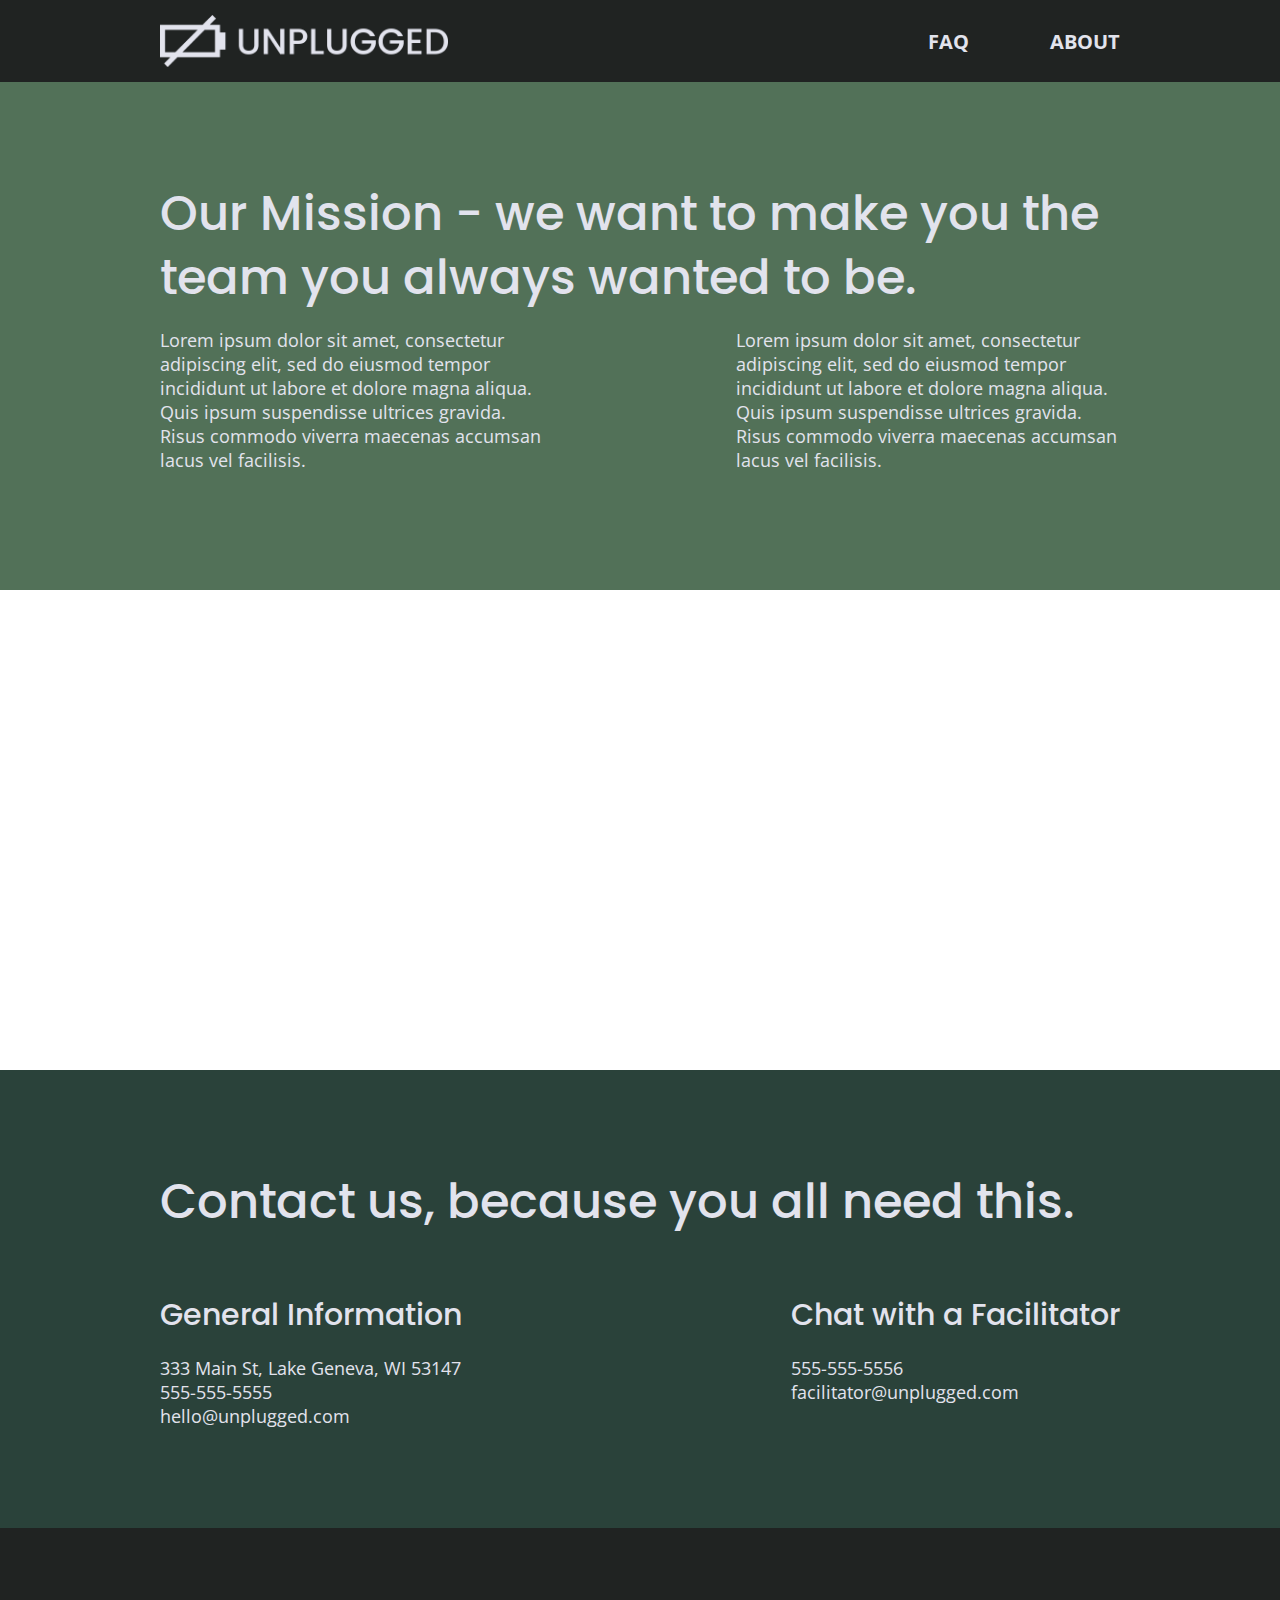
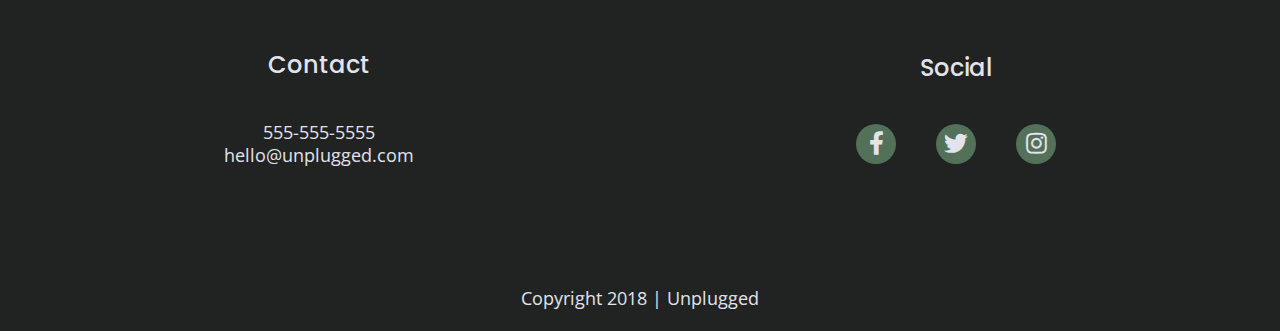
<file: about/index.html>
<!doctype html>
<html class="no-js" lang="">

<head>
  <meta charset="utf-8">
  <meta http-equiv="x-ua-compatible" content="ie=edge">
  <title></title>
  <meta name="description" content="">
  <meta name="viewport" content="width=device-width, initial-scale=1, shrink-to-fit=no">

  <link rel="manifest" href="../site.webmanifest">
  <link rel="apple-touch-icon" href="../icon.png">
  <!-- Place favicon.ico in the root directory -->
  <!-- Google Fonts -->
  <link href="https://fonts.googleapis.com/css?family=Open+Sans:400,700|Poppins:500,700" rel="stylesheet">
  <!-- FontAwesome CDN version 5.5 -->
  <link rel="stylesheet" href="https://use.fontawesome.com/releases/v5.5.0/css/all.css">
  <link rel="stylesheet" href="../css/normalize.css">
  <link rel="stylesheet" href="../css/unplugged-main.css">
</head>

<body>
  <!--[if lte IE 9]>
    <p class="browserupgrade">You are using an <strong>outdated</strong> browser. Please <a href="https://browsehappy.com/">upgrade your browser</a> to improve your experience and security.</p>
  <![endif]-->

  <!-- Add your site or application content here -->
  <header>
    <div class="content-wrapper">
      <figure>
        <a href="../index.html">
          <img src="../unplugged/img/unpluggedlogo.png" alt="unplugged logo">
        </a>
      </figure>
      <div class="header-divider"></div>
      <nav>
        <ul>
          <li><a href="../faq/index.html" target="_blank">FAQ</a></li>
          <li><a href="index.html">About</a></li>
        </ul>
      </nav>
    </div>
  </header>

  <main>

    <section class="mission">
      <div class="content-wrapper">
        <h2>Our Mission - we want to make you the team you always wanted to be.</h2>
        <div class="mission-content">
          <p>
            Lorem ipsum dolor sit amet, consectetur adipiscing elit, sed do eiusmod tempor incididunt ut labore et
            dolore magna aliqua. Quis ipsum suspendisse ultrices gravida. Risus commodo viverra maecenas accumsan lacus
            vel facilisis.
          </p>
          <p>
            Lorem ipsum dolor sit amet, consectetur adipiscing elit, sed do eiusmod tempor incididunt ut labore et
            dolore magna aliqua. Quis ipsum suspendisse ultrices gravida. Risus commodo viverra maecenas accumsan lacus
            vel facilisis.
          </p>
        </div>
      </div> <!-- mission content wrapper ends -->
    </section> <!-- contact-info -->

    <section class="map">
      <figure>
          <iframe src="https://www.google.com/maps/embed?pb=!1m18!1m12!1m3!1d2937.264848877189!2d-88.42986248453636!3d42.59212397917199!2m3!1f0!2f0!3f0!3m2!1i1024!2i768!4f13.1!3m3!1m2!1s0x88058bbbacb5568f%3A0xac5d9a1fbeb32534!2s333+W+Main+St%2C+Lake+Geneva%2C+WI+53147!5e0!3m2!1sen!2sus!4v1541558469187" width="600" height="450" frameborder="0" style="border:0" allowfullscreen></iframe>
      </figure>
  </section>

    <section class="contact-section">
      <div class="content-wrapper">
        <h2>Contact us, because you all need this.</h2>
        <address class="contact-content">
          <div>
            <h4>General Information</h4>
            <p>
              333 Main St, Lake Geneva, WI 53147<br>
              555-555-5555<br>
              hello@unplugged.com
            </p>
          </div>
          <div>
            <h4>Chat with a Facilitator</h4>
            <p>
              555-555-5556<br>
              facilitator@unplugged.com
            </p>
          </div>
        </address> <!-- contact-content div ends -->
      </div> <!-- contact content wrapper ends -->
    </section>
  </main> <!-- main wrapper -->

  <footer>
    <div class="content-wrapper">
      <div class="footer-content">
        <address class="contact">
          <h4>Contact</h4>
          <p>
            555-555-5555<br>
            hello@unplugged.com
          </p>
        </address>
        <div class="social">
          <h4>Social</h4>
          <div class="social-icons">
            <p>
              <a href="https://www.facebook.com/Skillcrush/" target="_blank"><i class="fab fa-facebook-f"></i></a>
            </p>
            <p>
              <a href="https://twitter.com/Skillcrush" target="_blank"><i class="fab fa-twitter"></i></a>
            </p>
            <p>
              <a href="https://www.instagram.com/skillcrush/" target="_blank"><i class="fab fa-instagram"></i></a>
            </p>
          </div>
        </div>
      </div> <!-- footer content ends -->
    </div>
    <!--footer content-wrapper ends-->
    <div class="copyright">
      <p>Copyright 2018 | Unplugged</p>
    </div>
  </footer>

  <script src="../js/vendor/modernizr-3.8.0.min.js"></script>
  <script src="https://code.jquery.com/jquery-3.3.1.min.js" integrity="sha256-FgpCb/KJQlLNfOu91ta32o/NMZxltwRo8QtmkMRdAu8="
    crossorigin="anonymous"></script>
  <script>
    window.jQuery || document.write('<script src="../js/vendor/jquery-3.3.1.min.js"><\/script>')

  </script>
  <script src="../js/plugins.js"></script>
  <script src="../js/main.js"></script>

  <!-- Google Analytics: change UA-XXXXX-Y to be your site's ID. -->
  <script>
    window.ga = function () {
      ga.q.push(arguments)
    };
    ga.q = [];
    ga.l = +new Date;
    ga('create', 'UA-XXXXX-Y', 'auto');
    ga('send', 'pageview')

  </script>
  <script src="https://www.google-analytics.com/analytics.js" async defer></script>
</body>

</html>
</file>
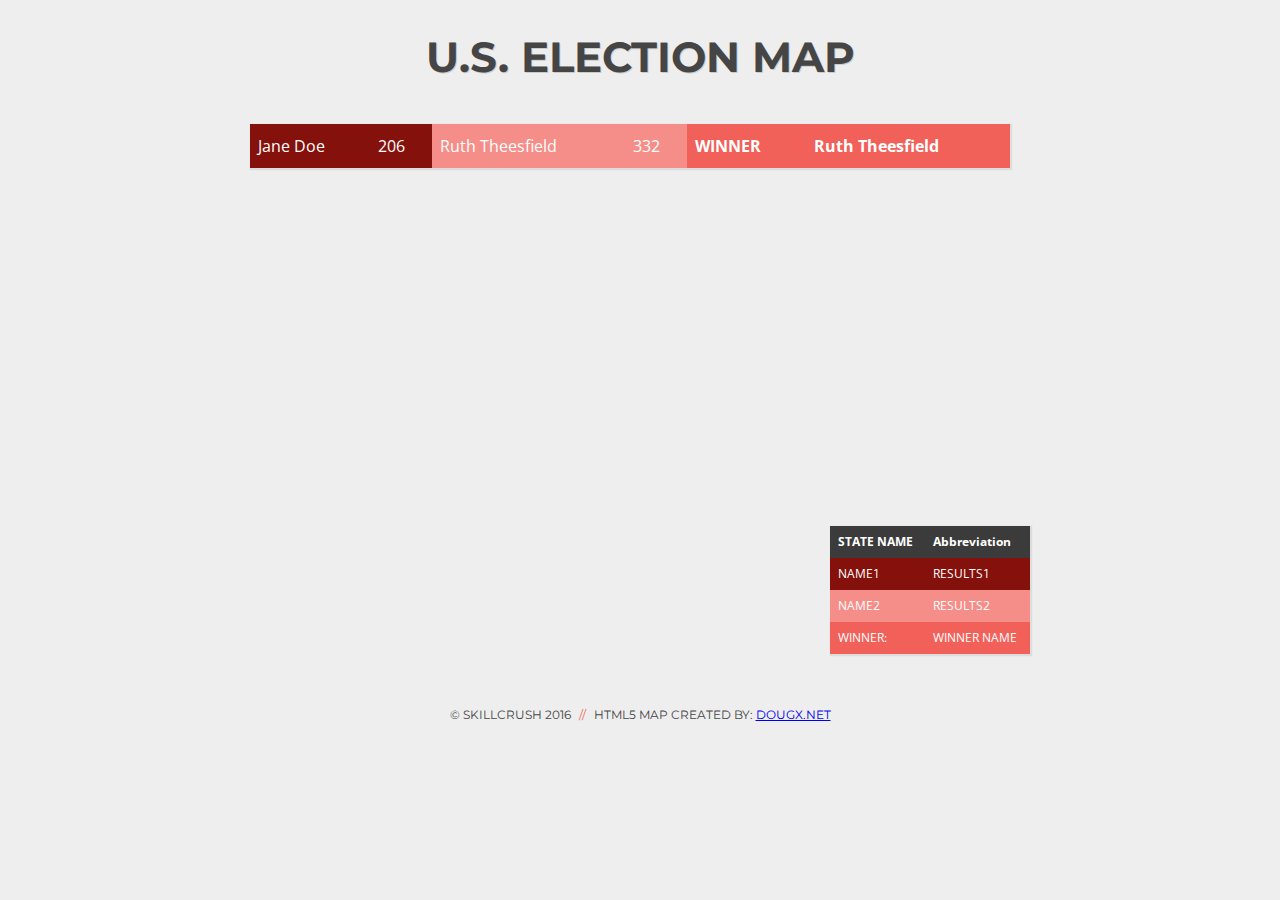
<file: election/index.html>
<html>
<head>
    <title>U.S. ELECTION MAP</title>

    <link href='http://fonts.googleapis.com/css?family=Open+Sans:400italic,400,700|Montserrat:400,700' rel='stylesheet' type='text/css'>
    <link href="https://fonts.googleapis.com/css?family=Bitter" rel="stylesheet">
    <link rel="stylesheet" type="text/css" href="../css/election-style.css">

</head>

<body onload="onLoad();">
<div class="page">
    <header>
        <h1>U.S. ELECTION MAP</h1>
    </header>

    <div class="map-container">

        <canvas id="map_canvas" width="800" height="550" style="position:relative;">
        </canvas>

        <table id='stateResults' style="position:absolute; bottom:10px; right:10px;">
            <theader>
                <tr>
                    <th>STATE NAME</th>
                    <th>Abbreviation</th>
                </tr>
            </theader>
            <tbody>
            <tr>
                <td class="name-1">NAME1</td>
                <td class="name-1">RESULTS1</td>
            </tr>
            <tr>
                <td class="name-2">NAME2</td>
                <td class="name-2">RESULTS2</td>
            </tr>
            <tr>
                <td class="winner">WINNER:</td>
                <td class="winner">WINNER NAME</td>
            </tr>
            </tbody>
        </table>

        <table id='countryResults' style="position:absolute; top:10px; left:10px;">
            <tbody>
            <tr>
                <td class="name-1">NAME1</td>
                <td class="name-1">RESULTS1</td>
                <td class="name-2">NAME2</td>
                <td class="name-2">RESULTS2</td>
                <th>WINNER</th>
                <th>Name</th>
            </tr>
            </tbody>
        </table>

    </div>
    <br clear="all">
    <footer>
        <p>&copy; Skillcrush 2016 <span>//</span> HTML5 Map Created By: <a href="http://dougx.net/map/usmap.html" target="_blank">DougX.net</a></p>
    </footer>

</div>

<!--
JavaScript files are added just before </body> so all HTML loads first.
This can make your page appear to load faster and helps avoid missing HTML errors.
 -->


<!-- map.js -->

<script type="text/javascript" src="https://s3.amazonaws.com/media.skillcrush.com/skillcrush/wp-content/uploads/2017/11/map.js">
</script>
<!-- custom js (uncomment when you've added your custom script.js file) -->

<script type="text/javascript" src="../js/election-script.js"></script>
</body>

</html>
</file>
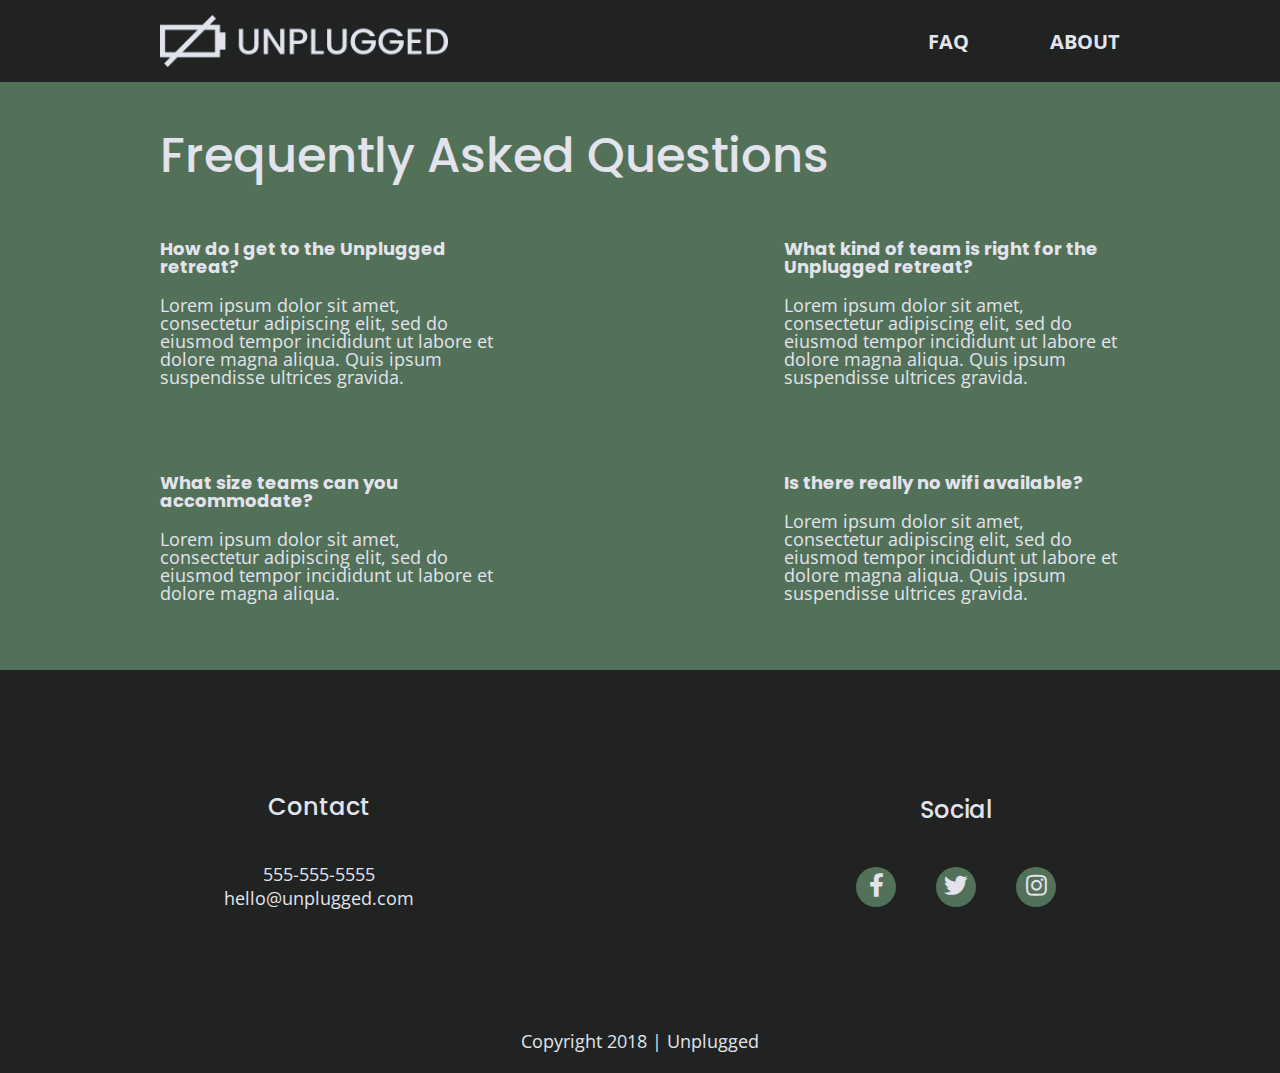
<file: faq/index.html>
<!doctype html>
<html class="no-js" lang="">

<head>
  <meta charset="utf-8">
  <meta http-equiv="x-ua-compatible" content="ie=edge">
  <title></title>
  <meta name="description" content="">
  <meta name="viewport" content="width=device-width, initial-scale=1, shrink-to-fit=no">

  <link rel="manifest" href="../site.webmanifest">
  <link rel="apple-touch-icon" href="../icon.png">
  <!-- Place favicon.ico in the root directory -->
  <!-- Google Fonts -->
  <link href="https://fonts.googleapis.com/css?family=Open+Sans:400,700|Poppins:500,700" rel="stylesheet">
    <!-- FontAwesome CDN version 5.5 -->
    <link rel="stylesheet" href="https://use.fontawesome.com/releases/v5.5.0/css/all.css">
  <link rel="stylesheet" href="../css/normalize.css">
  <link rel="stylesheet" href="../css/unplugged-main.css">
</head>

<body>
  <!--[if lte IE 9]>
    <p class="browserupgrade">You are using an <strong>outdated</strong> browser. Please <a href="https://browsehappy.com/">upgrade your browser</a> to improve your experience and security.</p>
  <![endif]-->

  <!-- Add your site or application content here -->
  <header>
    <div class="content-wrapper">
      <figure>
        <a href="../index.html">
          <img src="../unplugged/img/unpluggedlogo.png" alt="unplugged logo">
        </a>
      </figure>
      <div class="header-divider"></div>
      <nav>
        <ul>
          <li><a href="index.html">FAQ</a></li>
          <li><a href="../about/index.html" target="_blank">About</a></li>
        </ul>
      </nav>
    </div>
  </header>

  <main class="faq">
    <div class="content-wrapper">
      <h2>Frequently Asked Questions</h2>
      <div class="faq-content">
        <h4>How do I get to the Unplugged retreat?</h4>
        <p>Lorem ipsum dolor sit amet, consectetur adipiscing elit, sed do eiusmod tempor incididunt ut labore et
          dolore magna aliqua. Quis ipsum suspendisse ultrices gravida.</p>
      </div>
      <div class="faq-content">
        <h4>What kind of team is right for the Unplugged retreat?</h4>
        <p>Lorem ipsum dolor sit amet, consectetur adipiscing elit, sed do eiusmod tempor incididunt ut labore et
          dolore magna aliqua. Quis ipsum suspendisse ultrices gravida.</p>
      </div>
      <div class="faq-content">
        <h4>What size teams can you accommodate?</h4>
        <p>Lorem ipsum dolor sit amet, consectetur adipiscing elit, sed do eiusmod tempor incididunt ut labore et
          dolore magna aliqua.</p>
      </div>
      <div class="faq-content">
        <h4>Is there really no wifi available?</h4>
        <p>Lorem ipsum dolor sit amet, consectetur adipiscing elit, sed do eiusmod tempor incididunt ut labore et
          dolore magna aliqua. Quis ipsum suspendisse ultrices gravida. </p>
      </div>
    </div> <!-- faq content wrapper ends -->
  </main>

  <footer>
    <div class="content-wrapper">
      <div class="footer-content">
        <address class="contact">
          <h4>Contact</h4>
          <p>
            555-555-5555<br>
            hello@unplugged.com
          </p>
        </address>
        <div class="social">
          <h4>Social</h4>
          <div class="social-icons">
            <p>
              <a href="https://www.facebook.com/Skillcrush/" target="_blank"><i class="fab fa-facebook-f"></i></a>
            </p>
            <p>
              <a href="https://twitter.com/Skillcrush" target="_blank"><i class="fab fa-twitter"></i></a>
            </p>
            <p>
              <a href="https://www.instagram.com/skillcrush/" target="_blank"><i class="fab fa-instagram"></i></a>
            </p>
          </div>
        </div>
      </div> <!-- footer content ends -->
    </div>
    <!--footer content-wrapper ends-->
    <div class="copyright">
      <p>Copyright 2018 | Unplugged</p>
    </div>
  </footer>

  <script src="../js/vendor/modernizr-3.8.0.min.js"></script>
  <script src="https://code.jquery.com/jquery-3.3.1.min.js" integrity="sha256-FgpCb/KJQlLNfOu91ta32o/NMZxltwRo8QtmkMRdAu8="
    crossorigin="anonymous"></script>
  <script>
    window.jQuery || document.write('<script src="../js/vendor/jquery-3.3.1.min.js"><\/script>')

  </script>
  <script src="../js/plugins.js"></script>
  <script src="../js/main.js"></script>

  <!-- Google Analytics: change UA-XXXXX-Y to be your site's ID. -->
  <script>
    window.ga = function () {
      ga.q.push(arguments)
    };
    ga.q = [];
    ga.l = +new Date;
    ga('create', 'UA-XXXXX-Y', 'auto');
    ga('send', 'pageview')

  </script>
  <script src="https://www.google-analytics.com/analytics.js" async defer></script>
</body>

</html>
</file>
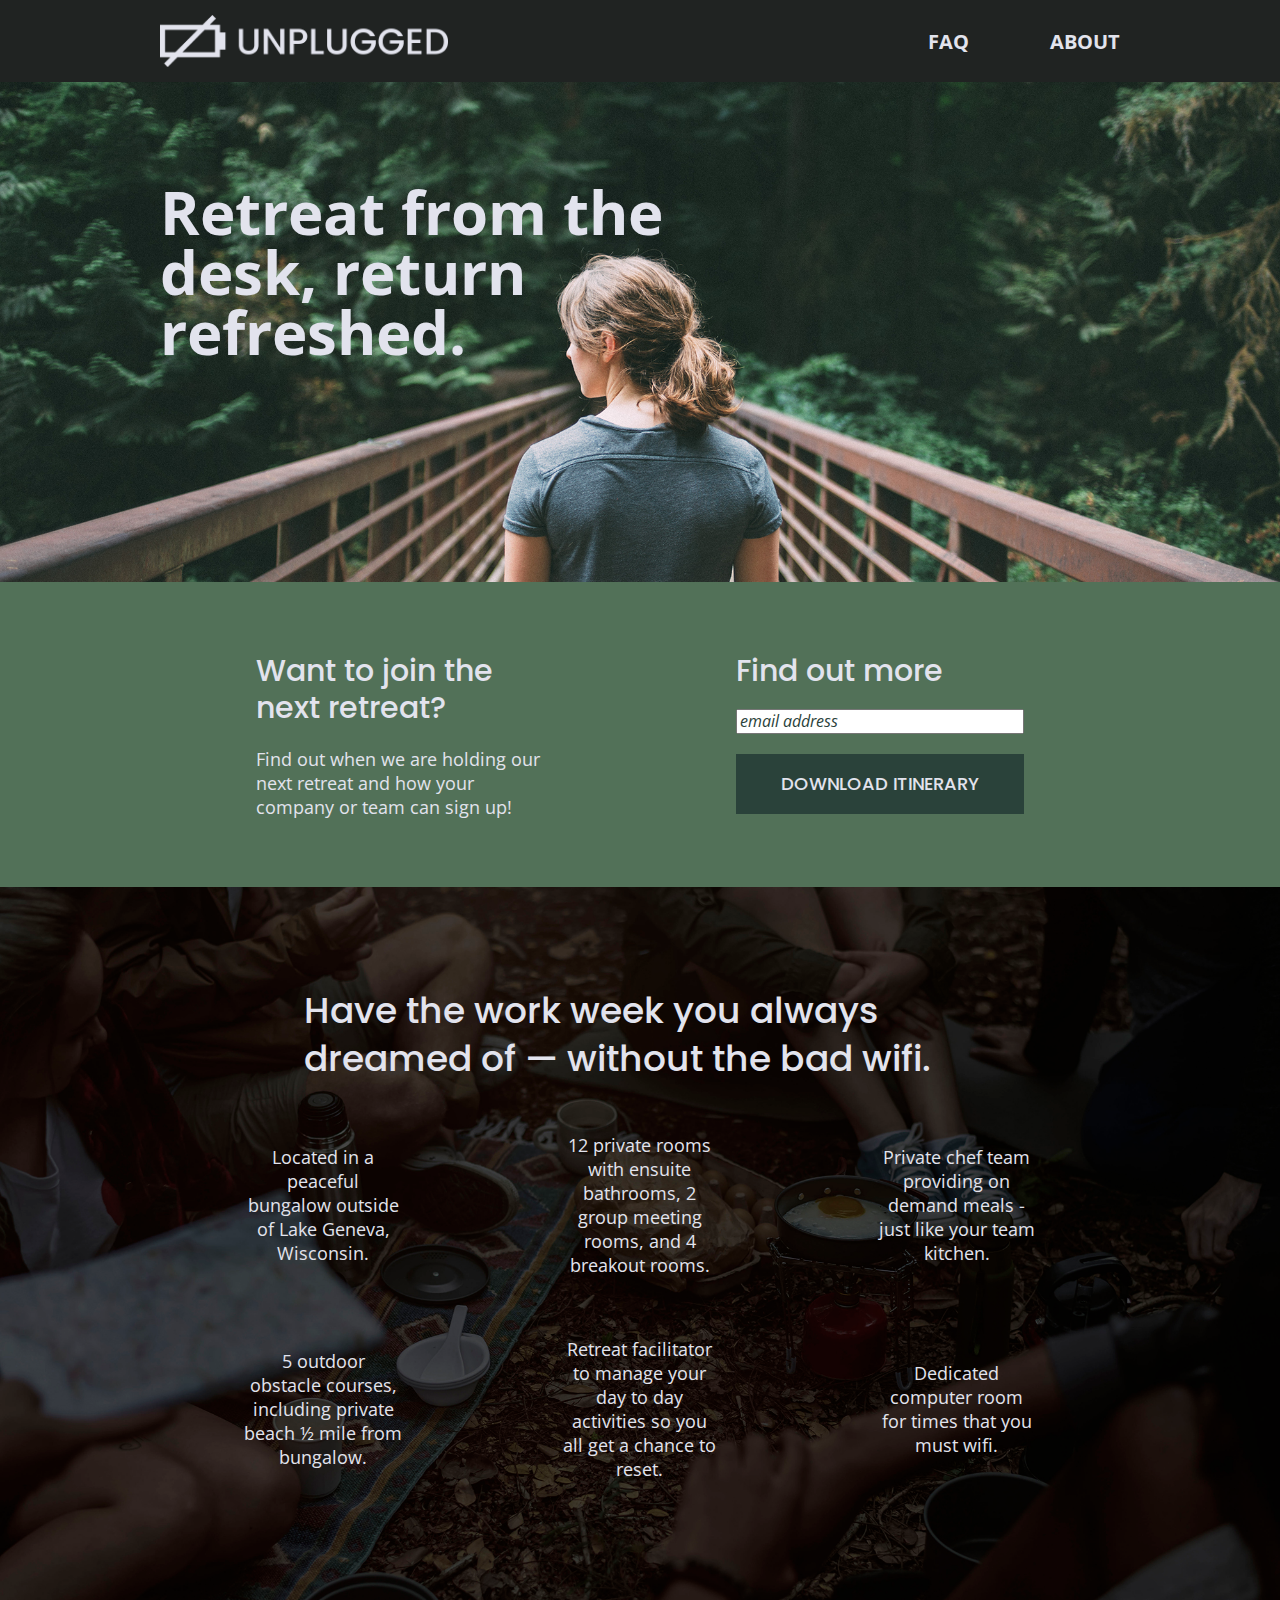
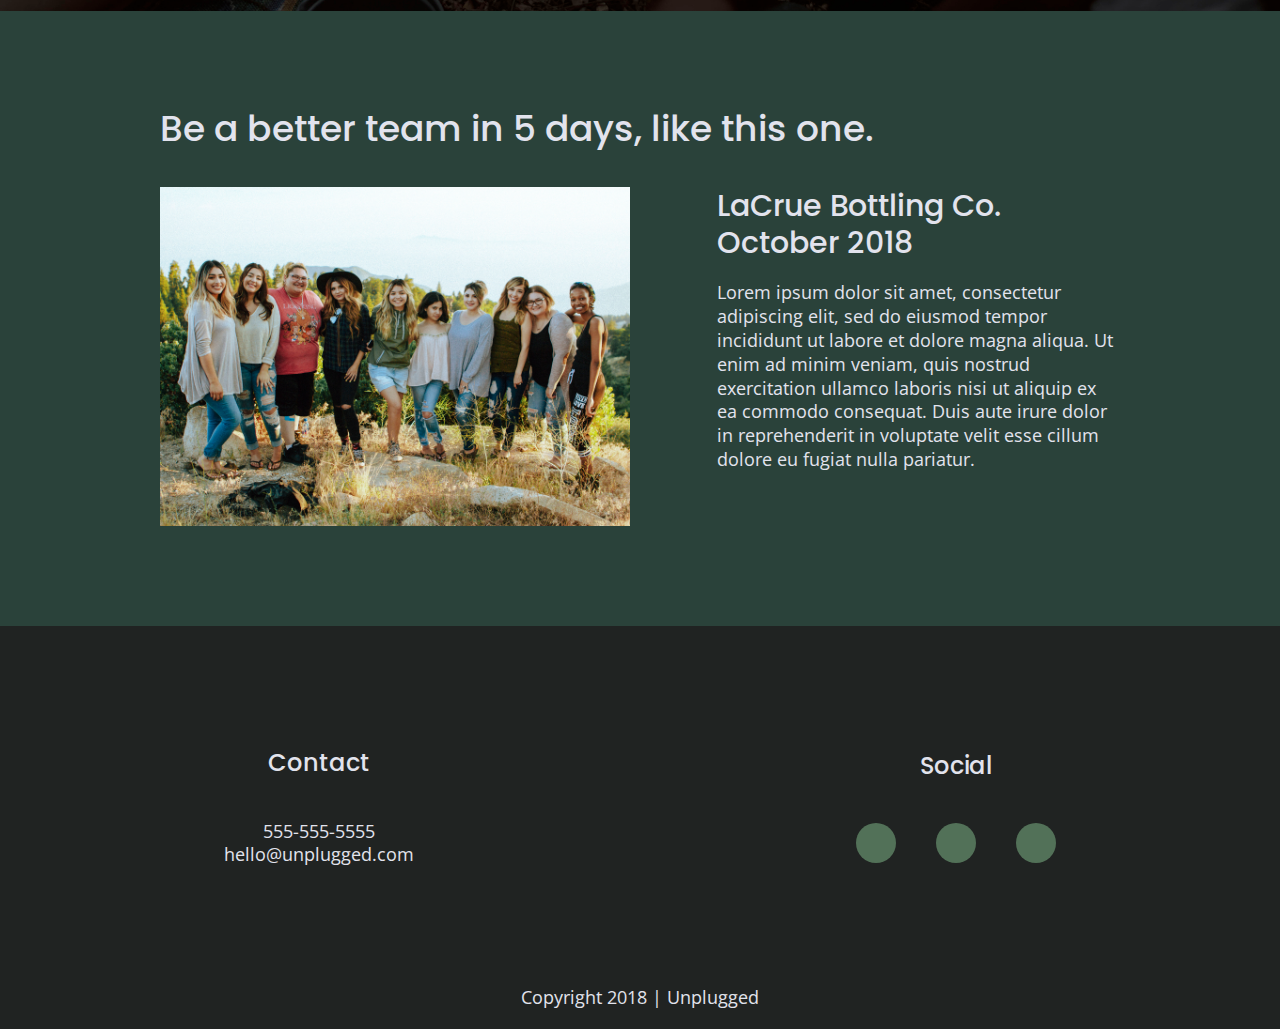
<file: unplugged/index.html>
<!doctype html>
<html class="no-js" lang="">

<head>
  <meta charset="utf-8">
  <meta http-equiv="x-ua-compatible" content="ie=edge">
  <title></title>
  <meta name="description" content="">
  <meta name="viewport" content="width=device-width, initial-scale=1, shrink-to-fit=no">

  <link rel="manifest" href="site.webmanifest">
  <link rel="apple-touch-icon" href="icon.png">
  <!-- Place favicon.ico in the root directory -->
  <!-- Google Fonts -->
  <link href="https://fonts.googleapis.com/css?family=Open+Sans:400,700|Poppins:500,700" rel="stylesheet">
  <!-- FontAwesome CDN version 5.5 -->
  <link rel="stylesheet" href="https://use.fontawesome.com/releases/v5.5.0/css/all.css" integrity="sha384-B4dIYHKNBt8Bc12p+WXckhzcICo0wtJAoU8YZTY5qE0Id1GSseTk6S+L3BlXeVIU" crossorigin="anonymous">
  <link rel="stylesheet" href="../css/normalize.css">
  <link rel="stylesheet" href="../css/unplugged-main.css">
</head>

<body>
  <!--[if lte IE 9]>
    <p class="browserupgrade">You are using an <strong>outdated</strong> browser. Please <a href="https://browsehappy.com/">upgrade your browser</a> to improve your experience and security.</p>
  <![endif]-->

  <!-- Add your site or application content here -->
  <header>
    <div class="content-wrapper">
      <figure>
        <a href="#">
          <img src="img/unpluggedlogo.png" alt="unplugged logo">
        </a>
      </figure>
      <div class="header-divider"></div>
      <nav>
        <ul>
          <li><a href="../faq/index.html" target="_blank">FAQ</a></li>
          <li><a href="../about/index.html" target="_blank">About</a></li>
        </ul>
      </nav>
    </div>
  </header>

  <main>

    <section class="hero-area">
      <div class="content-wrapper">
        <h1>Retreat from the desk, return refreshed.</h1>
      </div>
    </section>

    <aside>
      <div class="content-wrapper">
        <div class="form-description">
          <h3>Want to join the next retreat?</h3>
          <p>
            Find out when we are holding our next retreat and how your company or team can sign up!
          </p>
        </div>
        <div class="form">
          <h3>Find out more</h3>
          <input type="text" name="name" value="email address">
          <input type="button" value="Download Itinerary">
        </div>
      </div> <!-- aside content wrapper ends -->
    </aside>

    <section class="features">
      <div class="content-wrapper">
        <h2>Have the work week you always dreamed of — without the bad wifi.</h2>
        <div class="features-items">
          <article>
            <p class="fontawesome-icon">
              <i class="fas fa-campground"></i>
            </p>
            <p class="features-item-description">
              Located in a peaceful bungalow outside of Lake Geneva, Wisconsin.
            </p>
          </article>
          <article>
            <p class="fontawesome-icon">
              <i class="fas fa-bed"></i>
            </p>
            <p class="features-item-description">
              12 private rooms with ensuite bathrooms, 2 group meeting rooms, and 4 breakout rooms.
            </p>
          </article>
          <article>
            <p class="fontawesome-icon">
              <i class="fas fa-utensils"></i>
            </p>
            <p class="features-item-description">
              Private chef team providing on demand meals - just like your team kitchen.
            </p>
          </article>
          <article>
            <p class="fontawesome-icon">
              <i class="fas fa-shoe-prints"></i>
            </p>
            <p class="features-item-description">
              5 outdoor obstacle courses, including private beach ½ mile from bungalow.
            </p>
          </article>
          <article>
            <p class="fontawesome-icon">
              <i class="fas fa-smile"></i>
            </p>
            <p class="features-item-description">
              Retreat facilitator to manage your day to day activities so you all get a chance to reset.
            </p>
          </article>
          <article>
            <p class="fontawesome-icon">
              <i class="fas fa-wifi"></i>
            </p>
            <p class="features-item-description">
              Dedicated computer room for times that you must wifi.
            </p>
          </article>
        </div>
      </div>
    </section>

    <section class="reviews">
      <div class="content-wrapper">
        <h2>Be a better team in 5 days, like this one.</h2>
        <article>
          <figure>
              <img src="img/unplugged-retreat-lacrue.jpg">
          </figure>
          <div>
            <h3>LaCrue Bottling Co. October 2018</h3>
            <p>
              Lorem ipsum dolor sit amet, consectetur adipiscing elit, sed do eiusmod tempor incididunt ut labore et
              dolore magna aliqua. Ut enim ad minim veniam, quis nostrud exercitation ullamco laboris nisi ut aliquip
              ex ea commodo consequat. Duis aute irure dolor in reprehenderit in voluptate velit esse cillum dolore eu
              fugiat nulla pariatur.
            </p>
          </div>
        </article>
      </div>
    </section>

  </main> <!-- main wrapper -->

  <footer>
    <div class="content-wrapper">
      <div class="footer-content">
        <address class="contact">
          <h4>Contact</h4>
          <p>
            555-555-5555<br>
            hello@unplugged.com
          </p>
        </address>
        <div class="social">
          <h4>Social</h4>
          <div class="social-icons">
            <p>
              <a href="https://www.facebook.com/Skillcrush/" target="_blank"><i class="fab fa-facebook-f"></i></a>
            </p>
            <p>
              <a href="https://twitter.com/Skillcrush" target="_blank"><i class="fab fa-twitter"></i></a>
            </p>
            <p>
              <a href="https://www.instagram.com/skillcrush/" target="_blank"><i class="fab fa-instagram"></i></a>
            </p>
          </div>
        </div>
      </div> <!-- footer content ends -->
    </div>
    <!--footer content-wrapper ends-->
    <div class="copyright">
      <p>Copyright 2018 | Unplugged</p>
    </div>
  </footer>

  <script src="../js/vendor/modernizr-3.8.0.min.js"></script>
  <script src="https://code.jquery.com/jquery-3.3.1.min.js" integrity="sha256-FgpCb/KJQlLNfOu91ta32o/NMZxltwRo8QtmkMRdAu8="
    crossorigin="anonymous"></script>
  <script>
    window.jQuery || document.write('<script src="js/vendor/jquery-3.3.1.min.js"><\/script>')

  </script>
  <script src="../js/plugins.js"></script>
  <script src="../js/main.js"></script>

  <!-- Google Analytics: change UA-XXXXX-Y to be your site's ID. -->
  <script>
    window.ga = function () {
      ga.q.push(arguments)
    };
    ga.q = [];
    ga.l = +new Date;
    ga('create', 'UA-XXXXX-Y', 'auto');
    ga('send', 'pageview')

  </script>
  <script src="https://www.google-analytics.com/analytics.js" async defer></script>
</body>

</html>
</file>
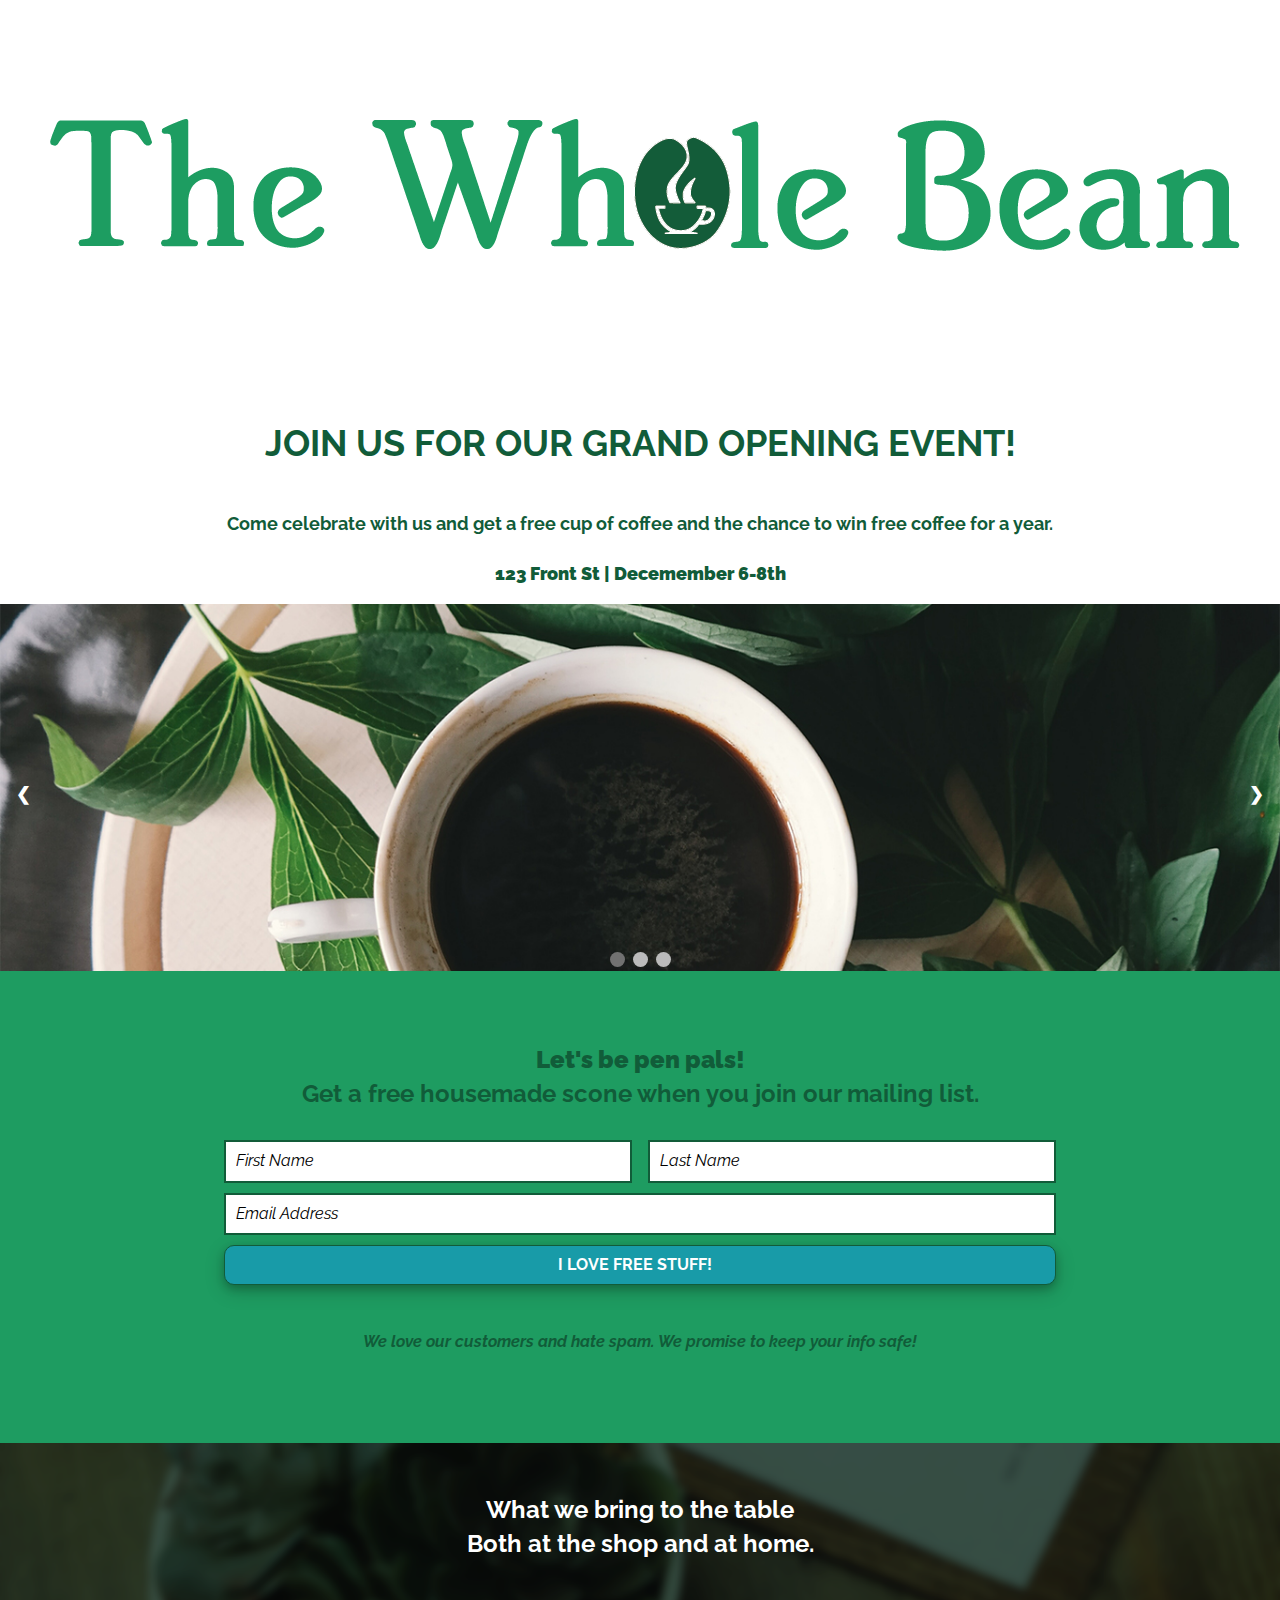
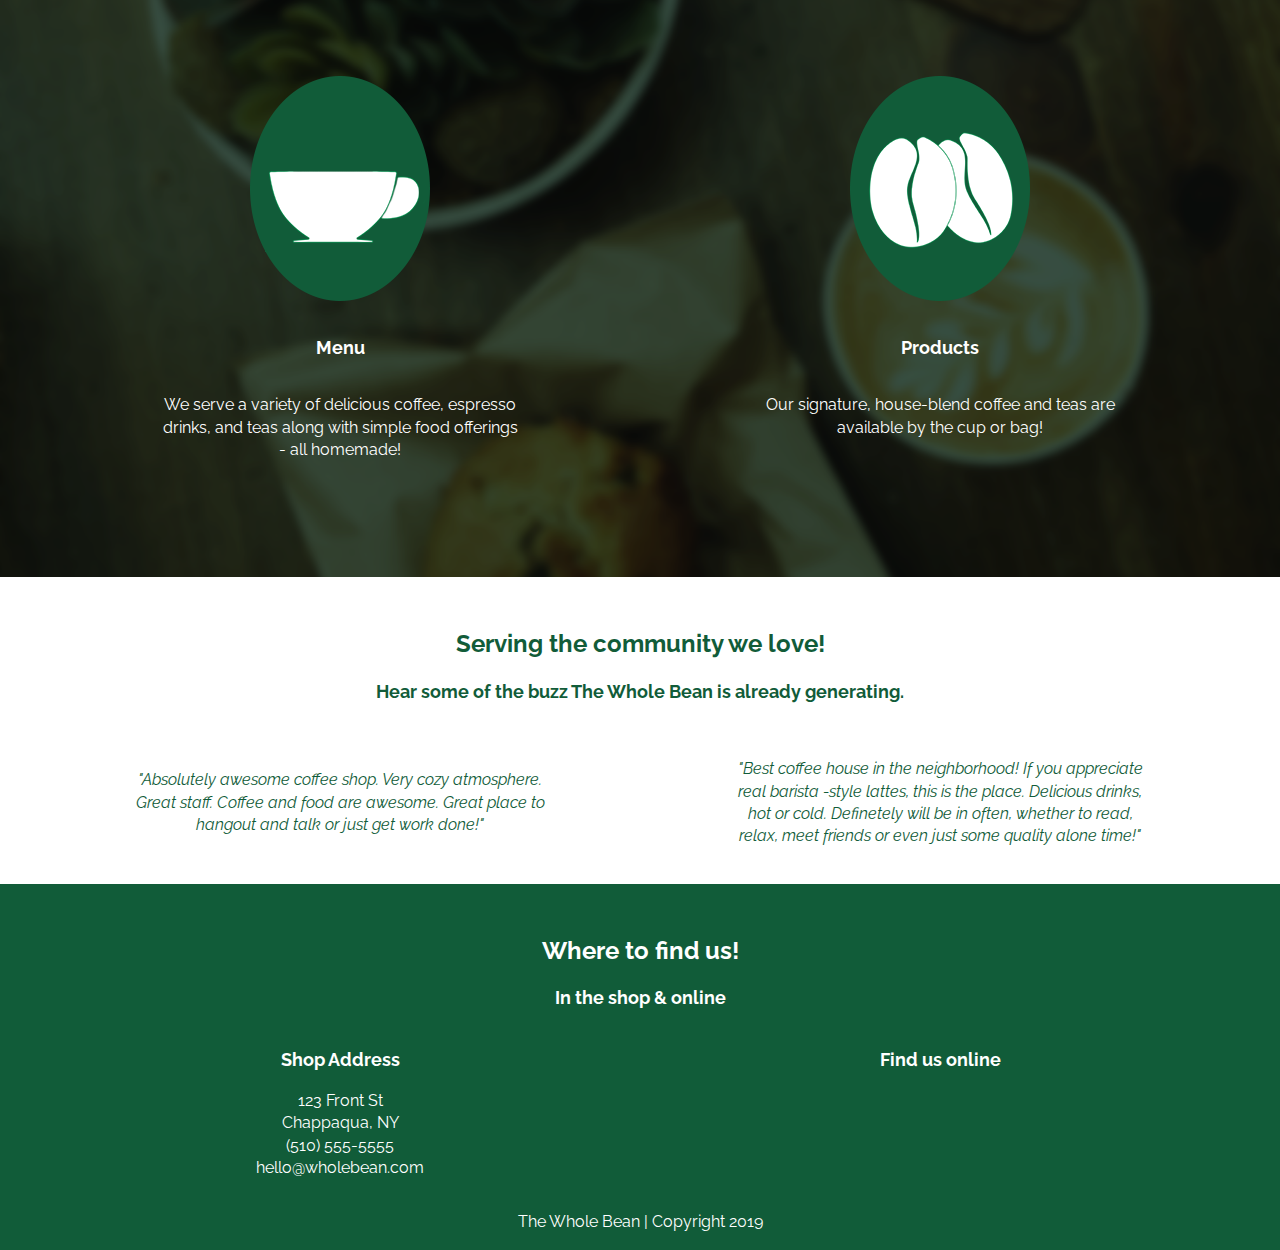
<file: whole-bean/index.html>
<!doctype html>
<html class="no-js" lang="">

<head>
  <meta charset="utf-8">
  <title>The Whole Bean</title>
  <meta name="description" content="">
  <meta name="viewport" content="width=device-width, initial-scale=1">

  <link rel="manifest" href="site.webmanifest">
  <link rel="apple-touch-icon" href="icon.png">
  <!-- Place favicon.ico in the root directory -->

  <link rel="stylesheet" href="../css/normalize.css">
  <link rel="stylesheet" href="../css/bean-main.css">

  <!-- FontAwesome CDN version 5.5 -->
  <link rel="stylesheet" href="https://use.fontawesome.com/releases/v5.5.0/css/all.css" integrity="sha384-B4dIYHKNBt8Bc12p+WXckhzcICo0wtJAoU8YZTY5qE0Id1GSseTk6S+L3BlXeVIU" crossorigin="anonymous">

  <!-- Google Fonts -->
  <link href="https://fonts.googleapis.com/css?family=Raleway&display=swap" rel="stylesheet">

  <meta name="theme-color" content="#fafafa">
</head>

<body>
  <!--[if IE]>
    <p class="browserupgrade">You are using an <strong>outdated</strong> browser. Please <a href="https://browsehappy.com/">upgrade your browser</a> to improve your experience and security.</p>
  <![endif]-->

  <!-- Add your site or application content here -->
  <!-- Header -->
  <header>
    <div class="content-wrapper">
      <!-- logo -->
      <figure id="whole-bean-logo">
        <img src="img/whole-bean-heading.png" alt="The Whole Bean logo">
      </figure>

      <h1>Join us for our grand opening event!</h1>
      <h3>
        Come celebrate with us and get a free cup of coffee
        and the chance to win free coffee for a year.
        <br><br>
        <span class="bold">123 Front St | Decemember 6-8th</span>
      </h3>
    </div>
  </header>

  <main>
  <!-- Slideshow -->
    <section>
      <!-- Slideshow container -->
      <div class="slideshow-container">

        <!-- Full-width images with number and caption text -->
        <div class="mySlides fade">
          <div class="numbertext">1 / 3</div>
          <img src="img/hero-1.jpg" style="width:100%">
          <div class="text">Caption Text</div>
        </div>

        <div class="mySlides fade">
          <div class="numbertext">2 / 3</div>
          <img src="img/hero-2.jpg" style="width:100%">
          <div class="text">Caption Two</div>
        </div>

        <div class="mySlides fade">
          <div class="numbertext">3 / 3</div>
          <img src="img/hero-3.jpg" style="width:100%">
          <div class="text">Caption Three</div>
        </div>

        <!-- Next and previous buttons -->
          <a class="prev" onclick="plusSlides(-1)">&#10094;</a>
          <a class="next" onclick="plusSlides(1)">&#10095;</a>
        </div>


        <!-- The dots/circles -->
        <div style="text-align:center" class="bg">
          <span class="dot" onclick="currentSlide(1)"></span>
          <span class="dot" onclick="currentSlide(2)"></span>
          <span class="dot" onclick="currentSlide(3)"></span>
        </div>
    </section>

  <!-- CTA -->
    <section id="cta">
      <div class="content-wrapper">
        <h2>
          <span class="bold">Let's be pen pals!</span><br>
          Get a free housemade scone when you join our mailing list.
        </h2>

        <form>
          <input class="half" type="text" name="name" value="First Name">
          <input class="half" type="text" name="name" value="Last Name">
          <input class="full" type="email" name="email" value="Email Address">
          <button class="full submit" type="submit">I LOVE FREE STUFF! <i class="far fa-paper-plane"></i></button>
        </form>

        <p>
          <span class="bold italic">We love our customers and hate spam. We promise to keep your info safe!</span>
        </p>
      </div>
    </section>

  <!-- Menu and Product Offerings -->
    <section id="offerings">
      <div class="content-wrapper">
        <h2>What we bring to the table<br>
        Both at the shop and at home.</h2>

        <div class="menu-products">
          <div class="menu">
            <figure>
              <img src="img/menu-icon.png" alt="menu icon">
            </figure>
            <h3>Menu</h3>
            <p>
              We serve a variety of delicious coffee, espresso drinks, and teas
              along with simple food offerings - all homemade!
            </p>
          </div>

          <div class="products">
            <figure>
              <img src="img/product-icon.png" alt="product icon">
            </figure>
            <h3>Products</h3>
            <p>
              Our signature, house-blend coffee and teas are available by the cup
              or bag!<br><br>
            </p>
          </div>
        </div>
      </div>
    </section>

  <!-- Reviews and Testimonials -->
    <section id="review-section">
      <div class="content-wrapper">
        <h2>Serving the community we love!</h2>
        <h3>Hear some of the buzz The Whole Bean is already generating.</h3>

        <div class="reviews-section">
          <div class="review">
            <p><span class="italic">
              "Absolutely awesome coffee shop. Very cozy atmosphere. Great staff.
              Coffee and food are awesome. Great place to hangout and talk or just
              get work done!"
            </span></p>
          </div>

          <div class="review">
            <p><span class="italic">
              "Best coffee house in the neighborhood! If you appreciate real barista
              -style lattes, this is the place. Delicious drinks, hot or cold. Definetely
              will be in often, whether to read, relax, meet friends or even just
              some quality alone time!"
            </span></p>
          </div>
        </div>
      </div>
    </section>

  </main>

  <!-- Contact -->
  <footer>
    <div class="content-wrapper">
      <h2>Where to find us!</h2>
      <h3>In the shop &amp; online</h3>

      <div class="contact-section">
        <div class="contact-info">
          <address>
            <h3>Shop Address</h3>
            <p>
              123 Front St <br>
              Chappaqua, NY <br>
              (510) 555-5555 <br>
              hello@wholebean.com
            </p>
          </address>
        </div>

        <div class="contact-info">
          <h3>Find us online</h3>
          <div class="social-icons">
            <p>
              <a href="https://www.pinterest.com/" target="_blank"><i class="fab fa-pinterest"></i></a>
            </p>
            <p>
              <a href="https://www.facebook.com/" target="_blank"><i class="fab fa-facebook-f"></i></a>
            </p>
            <p>
              <a href="https://www.instagram.com/" target="_blank"><i class="fab fa-instagram"></i></a>
            </p>
            <p>
              <a href="https://twitter.com/" target="_blank"><i class="fab fa-twitter"></i></a>
            </p>
          </div>
        </div>
      </div>

      <p>The Whole Bean | Copyright 2019</p>

    </div>
  </footer>

  <!-- End of Site Content -->
  <script src="../js/vendor/modernizr-3.8.0.min.js"></script>
  <script src="https://code.jquery.com/jquery-3.4.1.min.js" integrity="sha256-CSXorXvZcTkaix6Yvo6HppcZGetbYMGWSFlBw8HfCJo=" crossorigin="anonymous"></script>
  <script>window.jQuery || document.write('<script src="../js/vendor/jquery-3.4.1.min.js"><\/script>')</script>
  <script src="../js/plugins.js"></script>
  <script src="../js/bean-main.js"></script>

  <!-- Google Analytics: change UA-XXXXX-Y to be your site's ID. -->
  <script>
    window.ga = function () { ga.q.push(arguments) }; ga.q = []; ga.l = +new Date;
    ga('create', 'UA-XXXXX-Y', 'auto'); ga('set','transport','beacon'); ga('send', 'pageview')
  </script>
  <script src="https://www.google-analytics.com/analytics.js" async></script>
</body>

</html>
</file>
<file: css/unplugged-main.css>
/*! HTML5 Boilerplate v6.1.0 | MIT License | https://html5boilerplate.com/ */

/*
 * What follows is the result of much research on cross-browser styling.
 * Credit left inline and big thanks to Nicolas Gallagher, Jonathan Neal,
 * Kroc Camen, and the H5BP dev community and team.
 */

/* ==========================================================================
   Base styles: opinionated defaults
   ========================================================================== */

html {
  color: #222;
  font-size: 1em;
  line-height: 1.4;
}

/*
 * Remove text-shadow in selection highlight:
 * https://twitter.com/miketaylr/status/12228805301
 *
 * Vendor-prefixed and regular ::selection selectors cannot be combined:
 * https://stackoverflow.com/a/16982510/7133471
 *
 * Customize the background color to match your design.
 */

::-moz-selection {
  background: #b3d4fc;
  text-shadow: none;
}

::selection {
  background: #b3d4fc;
  text-shadow: none;
}

/*
 * A better looking default horizontal rule
 */

hr {
  display: block;
  height: 1px;
  border: 0;
  border-top: 1px solid #ccc;
  margin: 1em 0;
  padding: 0;
}

/*
 * Remove the gap between audio, canvas, iframes,
 * images, videos and the bottom of their containers:
 * https://github.com/h5bp/html5-boilerplate/issues/440
 */

audio,
canvas,
iframe,
img,
svg,
video {
  vertical-align: middle;
}

/*
 * Remove default fieldset styles.
 */

fieldset {
  border: 0;
  margin: 0;
  padding: 0;
}

/*
 * Allow only vertical resizing of textareas.
 */

textarea {
  resize: vertical;
}

/* ==========================================================================
   Browser Upgrade Prompt
   ========================================================================== */

.browserupgrade {
  margin: 0.2em 0;
  background: #ccc;
  color: #000;
  padding: 0.2em 0;
}

/* ==========================================================================
   Author's custom styles
   ========================================================================== */

/* General Styles */

html {
	font-size: 16px;
}

body {
  font-size: 1em;
  font-family: 'Open Sans', sans-serif;
  color: #e2e3ed;
  text-align: left;
}

ul,
ol {
  list-style-type: none;
  margin: 0;
  padding: 0;
}

a {
  color: #e2e3ed;
  text-decoration: none;
}

h2 {
  font-family: 'Poppins', sans-serif;
  font-weight: 500;
  font-size: 1.875em;
  margin: 0;
}

h3,
h4 {
  font-family: 'Poppins', sans-serif;
  font-weight: 500;
  font-size: 1.125em;
  margin: 20px 0;
}

p {
  font-size: .875em;
  line-height: 1.285;
}

img {
 width: 100%;
}

figure {
 margin: 0;
}

address {
 font-style: normal;
}

.content-wrapper {
  width: 90%;
  margin: 50px 0;
}

/* -------------------- Base Header - Footer Styles -------------------- */

header,
footer {
  background-color: #202322;
  display: flex;
  justify-content: center;
  align-items: center;
  flex-flow: row wrap;
}

header {
  padding: 15px 0;
}

header .content-wrapper {
  margin: 0;
  display: flex;
  justify-content: center;
  align-items: center;
  flex-flow: row wrap;
}

header figure {
  width: 60%;
  display: flex;
  justify-content: center;
  align-items: center;
  flex-flow: row wrap;
}

.header-divider {
  background: #3a3a3a;
  height: 1px;
  width: 100%;
  margin: 10px 0 20px 0;
}

header nav {
  width: 60%;
  font-size: 1.125em;
  font-weight: 700;
  text-transform: uppercase;
  display: flex;
  justify-content: space-around;
  align-items: center;
  flex-flow: row wrap;
}

header nav ul {
  width: 100%;
  display: flex;
  justify-content: space-around;
}

header nav ul li {
  font-size: 1.125em;
}

footer {
  text-align: center;
  flex-direction: column;
}

footer p {
  margin: 0;
}

footer .content-wrapper {
  width: 55%;
  margin: 50px 0;
}

footer .contact {
  margin-bottom: 50px;
}

footer .social-icons {
  display: flex;
  justify-content: space-around;
  align-items: center;
}

footer .social-icons p {
  background-color: #527158;
  border-radius: 50%;
  width: 40px;
  height: 40px;
  display: flex;
  justify-content: center;
  align-items: center;
}

footer .social-icons p i {
  font-size: 1.3125em;
}

footer .copyright {
  margin: 20px 0;
}

/* -------------------- Mobile Styles - Homepage -------------------- */

/* Hero Area */

.hero-area {
  background: url('../unplugged/img/unplugged-retreat.jpg');
  background-size: cover;
  background-position: center;
  min-height: 500px;
  display: flex;
  justify-content: center;
  flex-flow: row wrap;
}

.hero-area h1 {
  font-size: 2.25em;
}

/* Aside */

aside {
  background-color: #527158;
  display: flex;
  justify-content: center;
  align-items: center;
  flex-flow: row wrap;
}

aside .form {
  margin-top: 30px;
}

input[type=text] {
  box-sizing: border-box;
  width: 100%;
  color: #2a423a;
  font-style: italic;
}

input[type=button] {
  width: 100%;
  padding: 20px 0;
  margin-top: 20px;
  background-color: #2a423a;
  font-family: 'Poppins', Helvetica, Arial, sans-serif;
  font-weight: 500;
  font-size: 1.125em;
  color: #e2e3ed;
  border: none;
  text-align: center;
  text-transform: uppercase;
}

/* Features */

.features {
  background: url('../unplugged/img/unplugged-retreat-features.jpg');
  background-size: cover;
  background-position: center;
  display: flex;
  justify-content: center;
  flex-flow: row wrap;
}

.features h2 {
  margin-bottom: 60px;
}

.features article {
  width: 55%;
  margin: 30px 0;
}

.features .features-items {
  display: flex;
  justify-content: center;
  align-items: center;
  flex-flow: row wrap;
}

.features .features-items i {
  font-size: 3.75em;
  margin-bottom: 40px;

}

.features p {
  text-align: center;
  margin: 0;
}

/* Reviews */

.reviews {
  background-color: #2a423a;
  display: flex;
  justify-content: center;
  flex-flow: row wrap;
}

.reviews h2 {
  margin-bottom: 40px;
  line-height: 1;
}

.reviews h3 {
  width: 55%;
  margin: 20px 0;
}

/* ==========================================================================
   About Page
   ========================================================================== */

.mission {
  background-color: #527158;
  display: flex;
  justify-content: center;
  align-items: center;
  flex-flow: row wrap;
}

.map figure {
  width: 100%;
  height: 0;
  padding-bottom: 80%;
  overflow: hidden;
  position: relative;
}

.map iframe {
  width: 100%;
  height: 100%;
  position: absolute;
  top: 0;
  left: 0;
}

.contact-section {
  background-color: #2a423a;
  display: flex;
  justify-content: center;
  align-items: center;
  flex-flow: row wrap;
}

.contact-content p {
  margin: 0;
}

/* ==========================================================================
   FAQ Page
   ========================================================================== */

.faq {
  background-color: #527158;
  display: flex;
  justify-content: center;
  align-items: center;
  flex-flow: row wrap;
}

.faq .content-wrapper {
  margin: 50px 0 0 0;
  display: flex;
  justify-content: center;
  align-items: center;
  flex-flow: row wrap;
}

.faq h2 {
  margin-bottom: 40px;
  line-height: 1;
}

.faq-content {
  margin-bottom: 50px;
}

.faq-content {
  margin-bottom: 50px;
}

.faq-content h4 {
  line-height: 1.333;
  font-weight: 700;
}

/* ==========================================================================
   Helper classes
   ========================================================================== */

/*
 * Hide visually and from screen readers
 */

.hidden {
  display: none !important;
}

/*
 * Hide only visually, but have it available for screen readers:
 * https://snook.ca/archives/html_and_css/hiding-content-for-accessibility
 *
 * 1. For long content, line feeds are not interpreted as spaces and small width
 *    causes content to wrap 1 word per line:
 *    https://medium.com/@jessebeach/beware-smushed-off-screen-accessible-text-5952a4c2cbfe
 */

.visuallyhidden {
  border: 0;
  clip: rect(0 0 0 0);
  height: 1px;
  margin: -1px;
  overflow: hidden;
  padding: 0;
  position: absolute;
  width: 1px;
  white-space: nowrap;
  /* 1 */
}

/*
 * Extends the .visuallyhidden class to allow the element
 * to be focusable when navigated to via the keyboard:
 * https://www.drupal.org/node/897638
 */

.visuallyhidden.focusable:active,
.visuallyhidden.focusable:focus {
  clip: auto;
  height: auto;
  margin: 0;
  overflow: visible;
  position: static;
  width: auto;
  white-space: inherit;
}

/*
 * Hide visually and from screen readers, but maintain layout
 */

.invisible {
  visibility: hidden;
}

/*
 * Clearfix: contain floats
 *
 * For modern browsers
 * 1. The space content is one way to avoid an Opera bug when the
 *    `contenteditable` attribute is included anywhere else in the document.
 *    Otherwise it causes space to appear at the top and bottom of elements
 *    that receive the `clearfix` class.
 * 2. The use of `table` rather than `block` is only necessary if using
 *    `:before` to contain the top-margins of child elements.
 */

.clearfix:before,
.clearfix:after {
  content: " ";
  /* 1 */
  display: table;
  /* 2 */
}

.clearfix:after {
  clear: both;
}

/* ==========================================================================
   EXAMPLE Media Queries for Responsive Design.
   These examples override the primary ('mobile first') styles.
   Modify as content requires.
   ========================================================================== */

@media only screen and (min-width:768px) {
  /*Tablet styles here*/

  /* General styles */
  .content-wrapper {
    max-width: 640px;
    margin: 100px 0;
  }

  h2 {
    font-size: 2.25em;
    line-height: 1.333;

  }

  h3 {
      font-size: 1.5em;
      line-height: 1.25;
  }

  /* Header */
  header {
    justify-content: space-around;
  }

  header .content-wrapper {
    width: 100%;
    justify-content: space-between;
  }

  header figure {
    width: 30%;
  }

  header nav {
    width: 20%;
  }

  header nav ul {
    justify-content: space-between;
  }

  .header-divider {
    display: none;
  }
  /* Hero Area */

  .hero-area h1 {
    font-size: 3em;
    line-height: 1;
    margin: 0;
}

  /* Aside */
  aside .content-wrapper {
    margin: 50px 0;
    display: flex;
    justify-content: space-between;
    flex-flow: row wrap;
  }

  aside .content-wrapper .form-description,
  aside .content-wrapper .form {
    width: 35%;
    margin: 0;
  }

  /* Features */

  .features h2 {
    margin: 0 auto 20px auto;
  }

  .features article {
    display: flex;
    justify-content: center;
    align-items: center;
    flex-flow: column wrap;
    flex-basis: 50%;
  }

  .features .features-item-description {
    width: 50%;
  }

  .features i {
    margin-bottom: 30px;
  }

  /* Reviews */
  .reviews article {
    display: flex;
    justify-content: space-between;
  }

  .reviews h2 {
    width: 90%;
  }

  .reviews article figure,
  .reviews article div {
    width: 49%;
  }

  .reviews h3 {
    width: 75%;
    margin: 0;
  }
  /* Footer */
  footer .content-wrapper {
    width: 65%;
    margin: 100px 0;
  }

  footer .footer-content {
    display: flex;
    justify-content: space-between;
    align-items: center;
    flex-direction: row;
  }

  footer .contact {
    margin-bottom: 0;
  }

  footer h4 {
    font-size: 1.5em;
    margin-bottom: 40px;
  }

  footer p {
      line-height: 1.285;
  }

  footer .social-icons {
    width: 12.5em;
    justify-content: space-between;
  }

  footer .copyright {
    width: 100%;
  }

  /* ==========================================================================
   About Page
   ========================================================================== */

  .mission-content {
    display: flex;
    justify-content: space-between;
    align-items: center;
  }

  .mission-content p {
    width: 40%;
  }

  .map figure {
    padding-bottom: 45.5%;
  }

  .contact-section .content-wrapper h2 {
    width: 80%;
  }

  .contact-content {
    display: flex;
    justify-content: space-between;
    align-items: flex-start;
  }

  .contact-content h4 {
    font-size: 1.5em;
  }

  /* ==========================================================================
   FAQ Page
   ========================================================================== */

  .faq .content-wrapper {
    justify-content: space-between;
  }

  .faq-content {
    flex-basis: 40%;
  }

  .faq h2 {
    width: 100%;
  }

  .faq h4,
  .faq p {
      font-size: .875em;
      line-height: 1.125;
  }
}

@media only screen and (min-width:1200px) {
  /*Desktop styles here*/

  .content-wrapper {
    max-width: 960px;
  }

  h2 {
    font-size: 2.25em;
  }

  h3,
  h4 {
      font-size: 1.875em;
  }

  p {
      font-size: 1.125em;
      line-height: 1.333;
  }

  /* Hero */
  .hero-area h1 {
    font-size: 3.75em;
    width: 60%;
  }

  /* Aside */
  aside .content-wrapper {
    justify-content: space-around;
  }

  aside .content-wrapper .form-description,
  aside .content-wrapper .form {
    width: 30%;
  }

  .form-description p {
    font-size: 1.125em;
  }

  /* Features */

  .features h2 {
    width: 70%;
  }

  .features article {
    flex-basis: 33%;
  }

  /* Reviews */
  .reviews article div {
    width: 42%;
  }

  /* ==========================================================================
  About Page
  ========================================================================== */
  .map figure {
    padding-bottom: 37.5%;
  }

  .mission h2,
  .contact-section .content-wrapper h2 {
      width: 100%;
      font-size: 3em;
  }

  .contact-section .content-wrapper h2 {
    margin-bottom: 40px;
  }

  .contact-content h4 {
    font-size: 1.875em;
  }

  /* ==========================================================================
  FAQ Page
  ========================================================================== */
  .faq h2 {
    width: 100%;
    font-size: 3em;
  }

  .faq-content {
    flex-basis: 35%;
  }

  .faq h4,
  .faq p {
      font-size: 1.125em;
      line-height: 1;
  }
}

/* ==========================================================================
   Print styles.
   Inlined to avoid the additional HTTP request:
   https://www.phpied.com/delay-loading-your-print-css/
   ========================================================================== */

@media print {
  *,
  *:before,
  *:after {
    background: transparent !important;
    color: #000 !important;
    /* Black prints faster */
    -webkit-box-shadow: none !important;
    box-shadow: none !important;
    text-shadow: none !important;
  }
  a,
  a:visited {
    text-decoration: underline;
  }
  a[href]:after {
    content: " (" attr(href) ")";
  }
  abbr[title]:after {
    content: " (" attr(title) ")";
  }
  /*
     * Don't show links that are fragment identifiers,
     * or use the `javascript:` pseudo protocol
     */
  a[href^="#"]:after,
  a[href^="javascript:"]:after {
    content: "";
  }
  pre {
    white-space: pre-wrap !important;
  }
  pre,
  blockquote {
    border: 1px solid #999;
    page-break-inside: avoid;
  }
  /*
     * Printing Tables:
     * http://css-discuss.incutio.com/wiki/Printing_Tables
     */
  thead {
    display: table-header-group;
  }
  tr,
  img {
    page-break-inside: avoid;
  }
  p,
  h2,
  h3 {
    orphans: 3;
    widows: 3;
  }
  h2,
  h3 {
    page-break-after: avoid;
  }
}
</file>
<file: css/election-style.css>
.page {
  width: 80%;
  max-width: 960px;
  margin: 0 auto;
  text-align: left;
  background-color: #eee;
}

body {
  font: 16px/26px 'Open Sans', Helvetica, Arial, sans-serif;
  color: #454545;
  margin: 0px;
  padding: 0px;
  background-color: #eee;
}

header {
  padding: 0.75em 0;
  text-align: center;
  font-family: 'Montserrat', serif;
  font-size: 21px;
  text-shadow: 1px 1px #ccc;
}

.map-container {
  width:800px;
  margin: 0 auto;
  position:relative;
}

#stateResults {
  width: 25%;
  font: 12px/16px 'Open Sans', Helvetica, Arial, sans-serif;
  color: #454545;
}

#countryResults {
  width: 95%;
  font: 16px/28px 'Open Sans', Helvetica, Arial, sans-serif;
  color: #454545;
}
#stateResults, #countryResults {
  border-collapse: collapse;
  background-color: #f2f2f2;
  -webkit-box-shadow: 1px 1px 1px 1px rgba(204,204,204,0.5);
  -moz-box-shadow: 1px 1px 1px 1px rgba(204,204,204,0.5);
  box-shadow: 1px 1px 1px 1px rgba(204,204,204,0.5);
}

th, td {
  text-align: left;
  padding: 8px;
}
#stateResults th{
  background-color: #3b3b3b;
  color: white;
}
#countryResults th {
  background-color: #f16059;
  color: white;
}
.name-1 {
  background-color: rgb(132,17,11);
  color: white;
}
.name-2 {
  background-color: rgb(245, 141, 136);
  color: white;
}
.winner {
  background-color: #f16059;
  color: white;
}

footer p {
  font-family: "Montserrat", sans-serif;
  font-size: 12px;
  text-align: center;
  text-transform: uppercase;
}
footer span {
  color: #f16059;
  padding: 0 5px;
}
</file>
<file: css/bean-main.css>
/*! HTML5 Boilerplate v7.3.0 | MIT License | https://html5boilerplate.com/ */

/* main.css 2.0.0 | MIT License | https://github.com/h5bp/main.css#readme */
/*
 * What follows is the result of much research on cross-browser styling.
 * Credit left inline and big thanks to Nicolas Gallagher, Jonathan Neal,
 * Kroc Camen, and the H5BP dev community and team.
 */

/* ==========================================================================
   Base styles: opinionated defaults
   ========================================================================== */

html {
  color: #222;
  font-size: 1em;
  line-height: 1.4;
}

/*
 * Remove text-shadow in selection highlight:
 * https://twitter.com/miketaylr/status/12228805301
 *
 * Vendor-prefixed and regular ::selection selectors cannot be combined:
 * https://stackoverflow.com/a/16982510/7133471
 *
 * Customize the background color to match your design.
 */

::-moz-selection {
  background: #b3d4fc;
  text-shadow: none;
}

::selection {
  background: #b3d4fc;
  text-shadow: none;
}

/*
 * A better looking default horizontal rule
 */

hr {
  display: block;
  height: 1px;
  border: 0;
  border-top: 1px solid #ccc;
  margin: 1em 0;
  padding: 0;
}

/*
 * Remove the gap between audio, canvas, iframes,
 * images, videos and the bottom of their containers:
 * https://github.com/h5bp/html5-boilerplate/issues/440
 */

audio,
canvas,
iframe,
img,
svg,
video {
  vertical-align: middle;
}

/*
 * Remove default fieldset styles.
 */

fieldset {
  border: 0;
  margin: 0;
  padding: 0;
}

/*
 * Allow only vertical resizing of textareas.
 */

textarea {
  resize: vertical;
}

/* ==========================================================================
   Browser Upgrade Prompt
   ========================================================================== */

.browserupgrade {
  margin: 0.2em 0;
  background: #ccc;
  color: #000;
  padding: 0.2em 0;
}

/* ==========================================================================
   Author's custom styles
   ========================================================================== */
   body {
     font-family: 'Raleway', sans-serif;
     color: #115c39;
   }
   h1 {
     font-size: 2.25em;
     text-transform: uppercase;
     font-weight: bold;
   }
   h2 {
     font-size: 1.5em;
     margin: 50px auto 0 auto;
   }
   h3 {
     font-size: 1.125em;
   }
   header {
     text-align: center;
   }
   .bold {
     font-weight: bolder;
   }
   address {
     font-style: normal;
   }
   .bg {
     background-color: #1e9c61;
   }
   .italic {
     font-style: italic;
   }
   /* -----Header -----*/
   #whole-bean-logo {
     margin: 50px 0;
     transform: scale(.5);
   }

   /* ----- Slideshow -----*/
   * {box-sizing:border-box}

   /* Slideshow container */
   .slideshow-container {
     max-width: 1920px;
     position: relative;
     margin: auto;
   }

   /* Hide the images by default */
   .mySlides {
     display: none;
   }

   /* Next & previous buttons */
   .prev, .next {
     cursor: pointer;
     position: absolute;
     top: 50%;
     width: auto;
     margin-top: -22px;
     padding: 16px;
     color: white;
     font-weight: bold;
     font-size: 18px;
     transition: 0.6s ease;
     border-radius: 0 3px 3px 0;
     user-select: none;
   }

   /* Position the "next button" to the right */
   .next {
     right: 0;
     border-radius: 3px 0 0 3px;
   }

   /* On hover, add a black background color with a little bit see-through */
   .prev:hover, .next:hover {
     background-color: rgba(0,0,0,0.8);
   }

   /* Caption text */
   .text {
     display: none;
     color: #f2f2f2;
     font-size: 15px;
     padding: 8px 12px;
     position: absolute;
     bottom: 8px;
     width: 100%;
     text-align: center;
   }

   /* Number text (1/3 etc) */
   .numbertext {
     display: none;
     color: #f2f2f2;
     font-size: 12px;
     padding: 8px 12px;
     position: absolute;
     top: 0;
   }

   /* The dots/bullets/indicators */
   .dot {
     cursor: pointer;
     height: 15px;
     width: 15px;
     margin: 0 2px;
     background-color: #bbb;
     border-radius: 50%;
     display: inline-block;
     transition: background-color 0.6s ease;
     position: relative;
     bottom: 20px;
   }
   .active, .dot:hover {
     background-color: #717171;
   }

   /* Fading animation */
   .fade {
     -webkit-animation-name: fade;
     -webkit-animation-duration: 1.5s;
     animation-name: fade;
     animation-duration: 1.5s;
   }
   @-webkit-keyframes fade {
     from {opacity: .4}
     to {opacity: 1}
   }
   @keyframes fade {
     from {opacity: .4}
     to {opacity: 1}
   }
   /*----- CTA -----*/
    #cta {
     height: 500px;
     background: #1e9c61;
     text-align: center;
   }
   .content-wrapper {
     width: 95%;
     max-width: 1200px;
     margin: auto;
     display: flex;
     justify-content: center;
     align-items: center;
     flex-direction: column;
   }
   form {
     margin: 25px auto;
     display: flex;
     justify-content: center;
     align-items: center;
     flex-flow: row wrap;
   }
   .half {
     border: 2px solid #115c39;
     font-style: italic;
     width: 48%;
     margin: 5px auto;
     padding: 10px;
     display: flex;
     justify-content: space-between;
     align-items: center;
     flex-flow: row wrap;
   }
   .full {
     border: 2px solid #115c39;
     font-style: italic;
     width: 98%;
     margin: 5px auto;
     padding: 10px;
     display: flex;
     justify-content: center;
     align-items: center;
   }
   .submit {
     background: #189ba8;
     border: 1px solid #115c39;
     color: #FFFFFF;
     border-radius: 10px;
     font-weight: bold;
     font-style: normal;
     box-shadow: 0 4px 8px 0 rgba(0, 0, 0, 0.2), 0 6px 20px 0 rgba(0, 0, 0, 0.19);
   }
   .far {
     padding-left: 10px;
     font-size: 1.5em;
   }
   /*----- Offerings -----*/
   #offerings {
     color: #FFFFFF;
     text-align: center;
     background: url('../whole-bean/img/offerings.png') center no-repeat #333;
     background-size: cover;
     height: auto;
   }
   .menu-products {
     width: 100%;
     margin: 50px auto;
     display: flex;
     justify-content: center;
     align-items: center;
     flex-direction: column;
   }
   .menu,
   .products {
     width: 50%;
     margin: 50px auto;
     display: flex;
     justify-content: space-between;
     align-items: center;
     flex-direction: column;
   }
   /*----- Reviews -----*/
   #review-section {
     text-align: center;
   }
   .review {
     width: 75%;
     margin: 20px auto;
     display: flex;
     justify-content: center;
     align-items: center;
     flex-flow: row wrap;
   }
   /*----- Contact -----*/
   footer {
     background: #115c39;
     color: #FFFFFF;
     text-align: center;
   }
   .contact-info {
     width: 75%;
     margin: 0 auto;
     display: flex;
     justify-content: center;
     align-items: center;
     flex-flow: row wrap;
   }
   .social-icons {
     width: 60%;
     margin: 0 auto;
     display: flex;
     justify-content: space-around;
     align-items: center;
   }
   .fab {
     font-size: 1.5em;
     color: #FFFFFF;
   }
/* ==========================================================================
   Helper classes
   ========================================================================== */

/*
 * Hide visually and from screen readers
 */

.hidden {
  display: none !important;
}

/*
* Hide only visually, but have it available for screen readers:
* https://snook.ca/archives/html_and_css/hiding-content-for-accessibility
*
* 1. For long content, line feeds are not interpreted as spaces and small width
*    causes content to wrap 1 word per line:
*    https://medium.com/@jessebeach/beware-smushed-off-screen-accessible-text-5952a4c2cbfe
*/

.sr-only {
  border: 0;
  clip: rect(0, 0, 0, 0);
  height: 1px;
  margin: -1px;
  overflow: hidden;
  padding: 0;
  position: absolute;
  white-space: nowrap;
  width: 1px;
  /* 1 */
}

/*
* Extends the .sr-only class to allow the element
* to be focusable when navigated to via the keyboard:
* https://www.drupal.org/node/897638
*/

.sr-only.focusable:active,
.sr-only.focusable:focus {
  clip: auto;
  height: auto;
  margin: 0;
  overflow: visible;
  position: static;
  white-space: inherit;
  width: auto;
}

/*
* Hide visually and from screen readers, but maintain layout
*/

.invisible {
  visibility: hidden;
}

/*
* Clearfix: contain floats
*
* For modern browsers
* 1. The space content is one way to avoid an Opera bug when the
*    `contenteditable` attribute is included anywhere else in the document.
*    Otherwise it causes space to appear at the top and bottom of elements
*    that receive the `clearfix` class.
* 2. The use of `table` rather than `block` is only necessary if using
*    `:before` to contain the top-margins of child elements.
*/

.clearfix:before,
.clearfix:after {
  content: " ";
  /* 1 */
  display: table;
  /* 2 */
}

.clearfix:after {
  clear: both;
}

/* ==========================================================================
   EXAMPLE Media Queries for Responsive Design.
   These examples override the primary ('mobile first') styles.
   Modify as content requires.
   ========================================================================== */

@media only screen and (min-width: 768px) {
/*Tablet styles here*/
/* -----Header -----*/
  #whole-bean-logo {
    margin: 50px 0;
  }
  #cta {
    height: 450px;
  }
  .reviews-section {
    display: flex;
    justify-content: center;
    align-items: center;
    flex-flow: row wrap;
  }
  .review {
    width: 45%;
  }
  .contact-section {
    width: 100%;
    display: flex;
  }
  .contact-info {
    width: 50%;
    margin: 0 auto;
    display: flex;
    justify-content: flex-start;
    align-items: center;
    flex-direction: column;
  }
}

@media only screen and (min-width: 1200px) {
/*Desktop styles here*/
  #whole-bean-logo {
    margin: 100px 0;
    transform: scale(1);
  }
  .menu-products {
    width: 100%;
    margin: 50px auto;
    display: flex;
    justify-content: center;
    align-items: center;
    flex-flow: row wrap;
  }
  .menu,
  .products {
    width: 30%;
  }
  .review {
    width: 35%;
  }
  .contact-info {
    width: 30%;
  }
}

@media print,
  (-webkit-min-device-pixel-ratio: 1.25),
  (min-resolution: 1.25dppx),
  (min-resolution: 120dpi) {
  /* Style adjustments for high resolution devices */
}

/* ==========================================================================
   Print styles.
   Inlined to avoid the additional HTTP request:
   https://www.phpied.com/delay-loading-your-print-css/
   ========================================================================== */

@media print {
  *,
  *:before,
  *:after {
    background: transparent !important;
    color: #000 !important;
    /* Black prints faster */
    box-shadow: none !important;
    text-shadow: none !important;
  }
  a,
  a:visited {
    text-decoration: underline;
  }
  a[href]:after {
    content: " (" attr(href) ")";
  }
  abbr[title]:after {
    content: " (" attr(title) ")";
  }
  /*
     * Don't show links that are fragment identifiers,
     * or use the `javascript:` pseudo protocol
     */
  a[href^="#"]:after,
  a[href^="javascript:"]:after {
    content: "";
  }
  pre {
    white-space: pre-wrap !important;
  }
  pre,
  blockquote {
    border: 1px solid #999;
    page-break-inside: avoid;
  }
  /*
     * Printing Tables:
     * https://web.archive.org/web/20180815150934/http://css-discuss.incutio.com/wiki/Printing_Tables
     */
  thead {
    display: table-header-group;
  }
  tr,
  img {
    page-break-inside: avoid;
  }
  p,
  h2,
  h3 {
    orphans: 3;
    widows: 3;
  }
  h2,
  h3 {
    page-break-after: avoid;
  }
}
</file>
